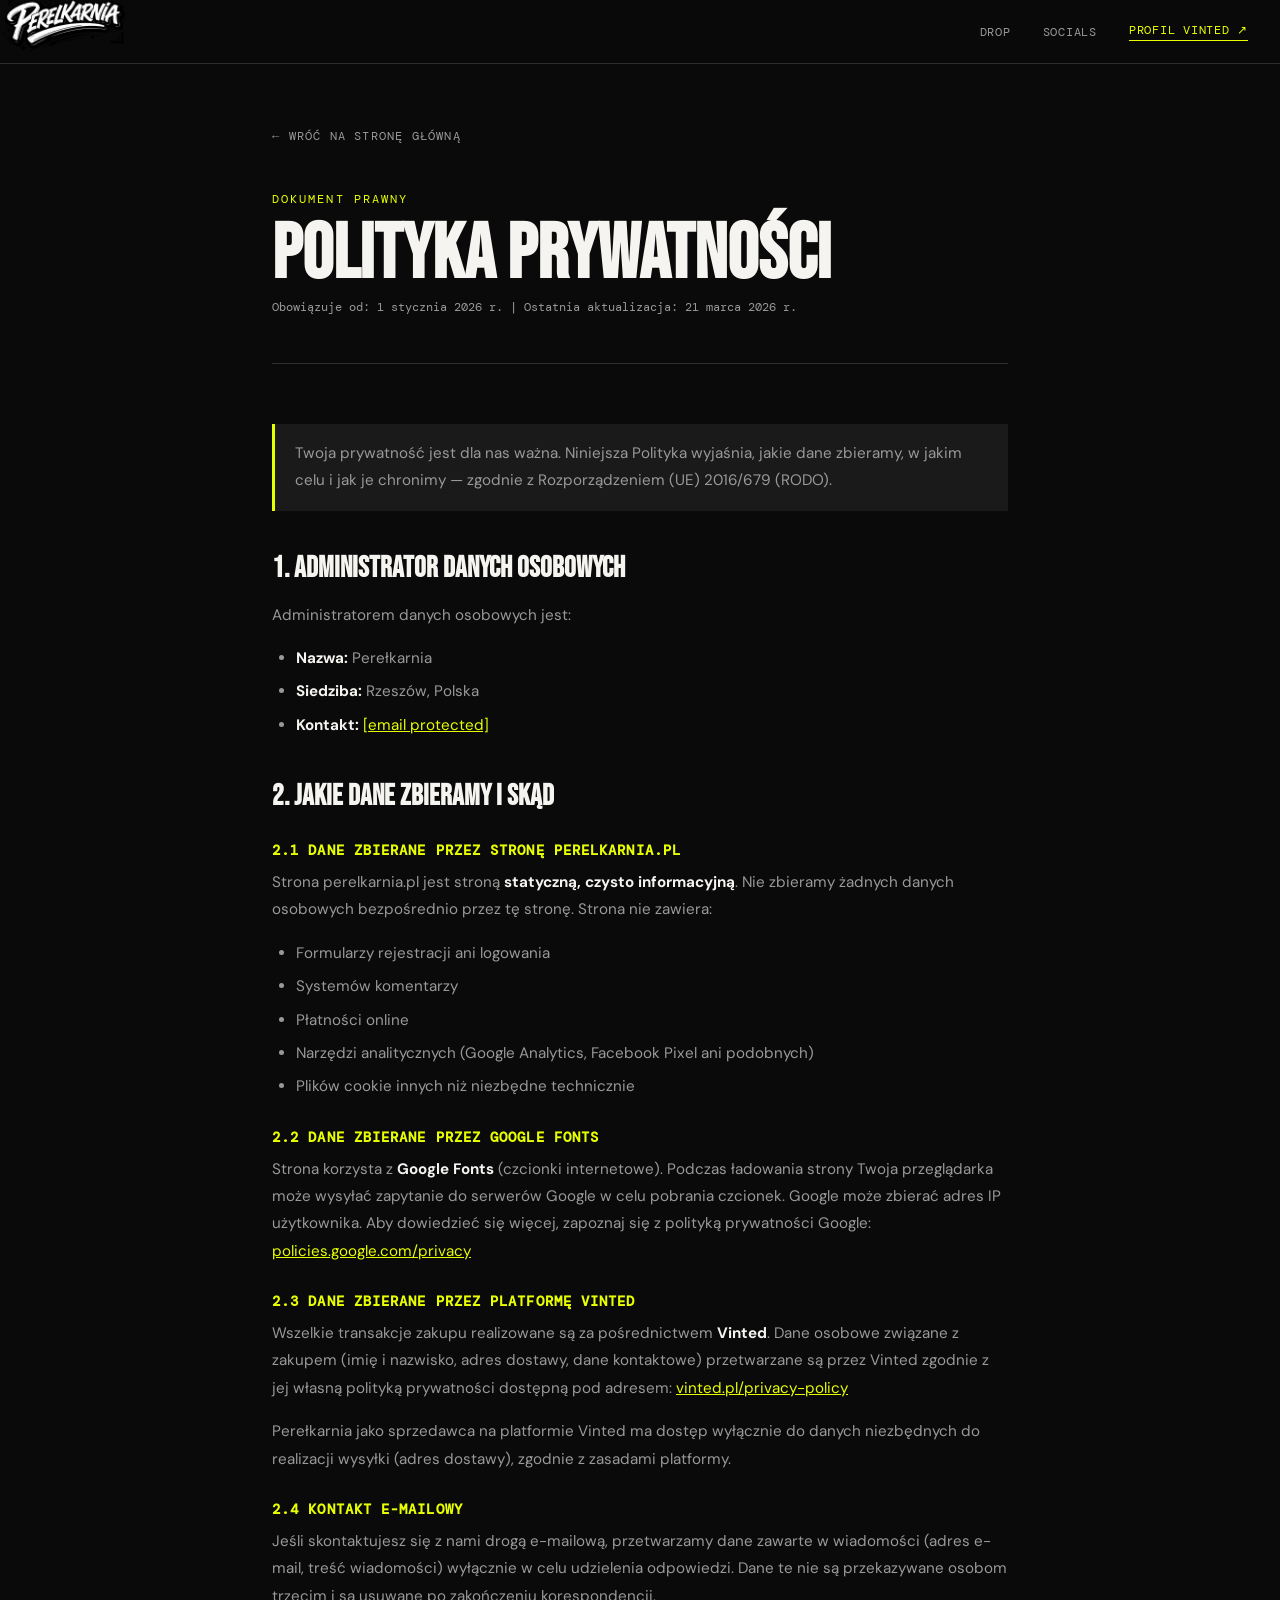
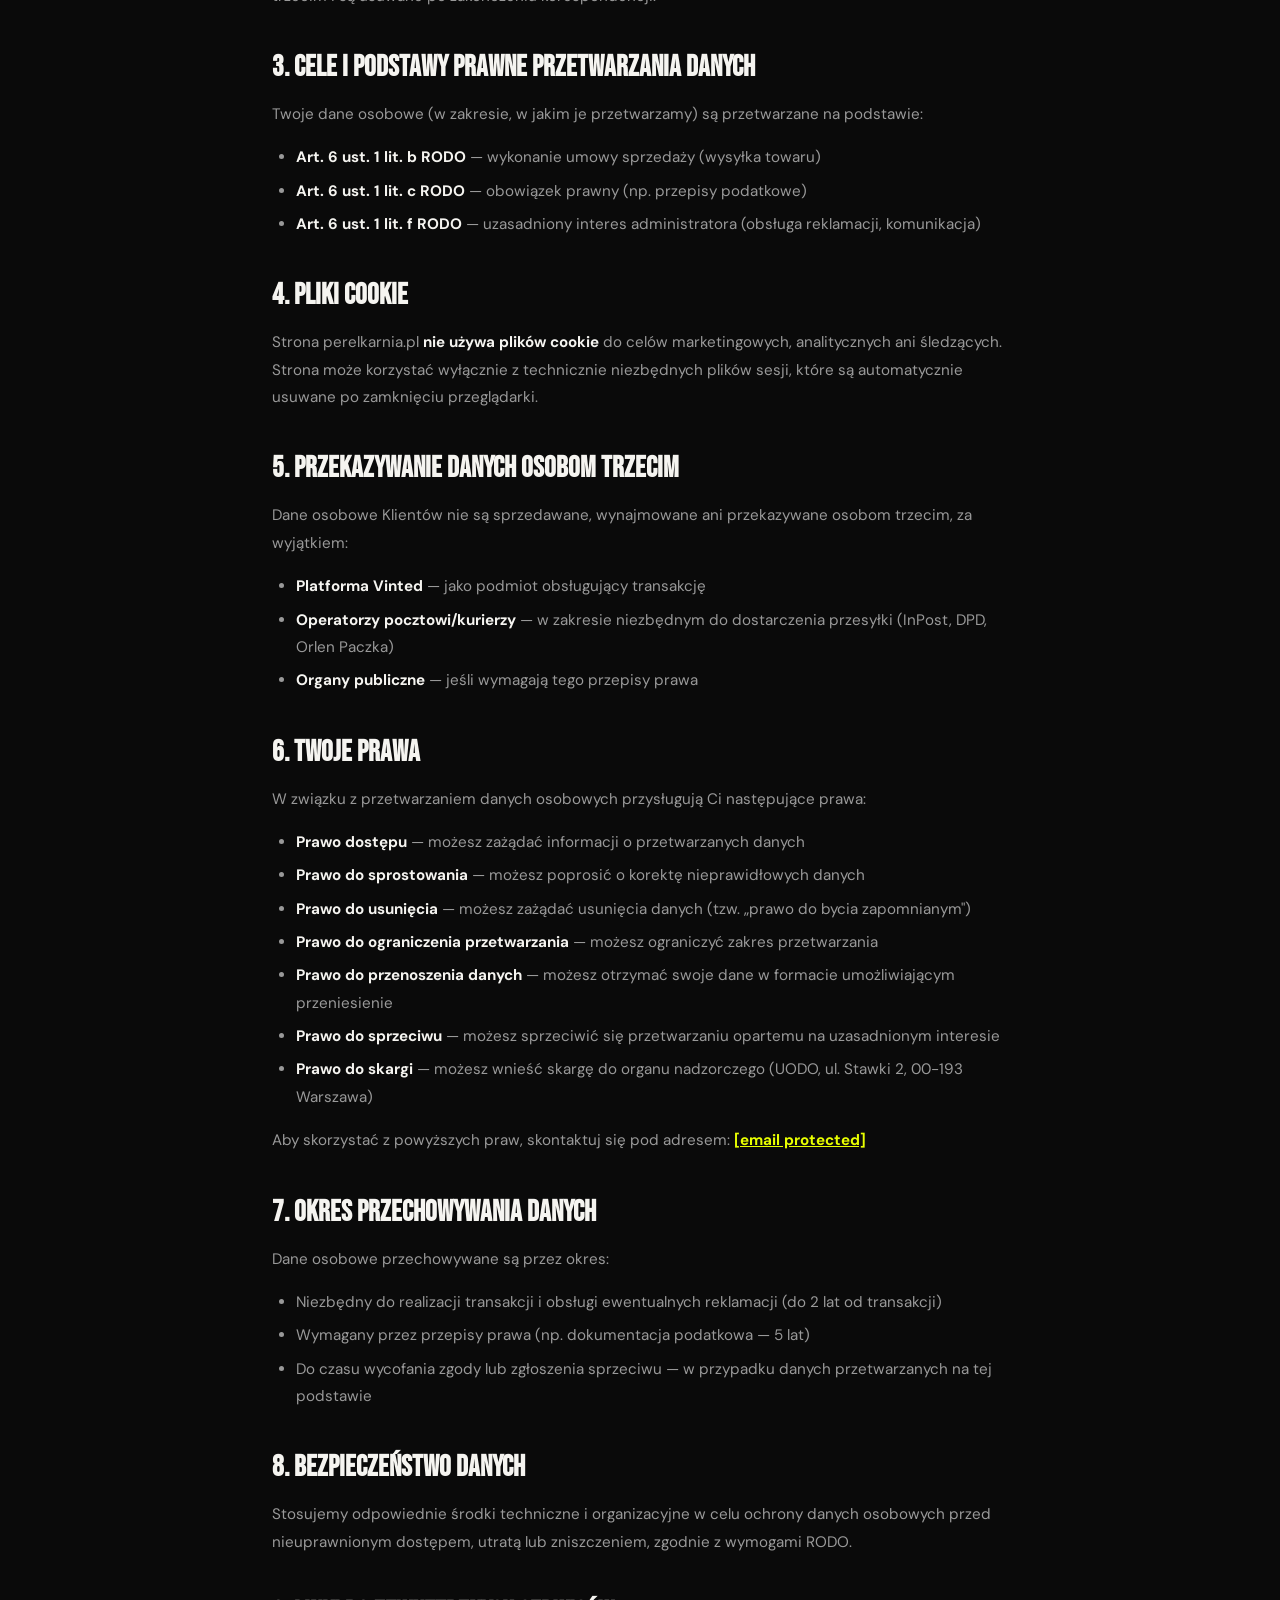
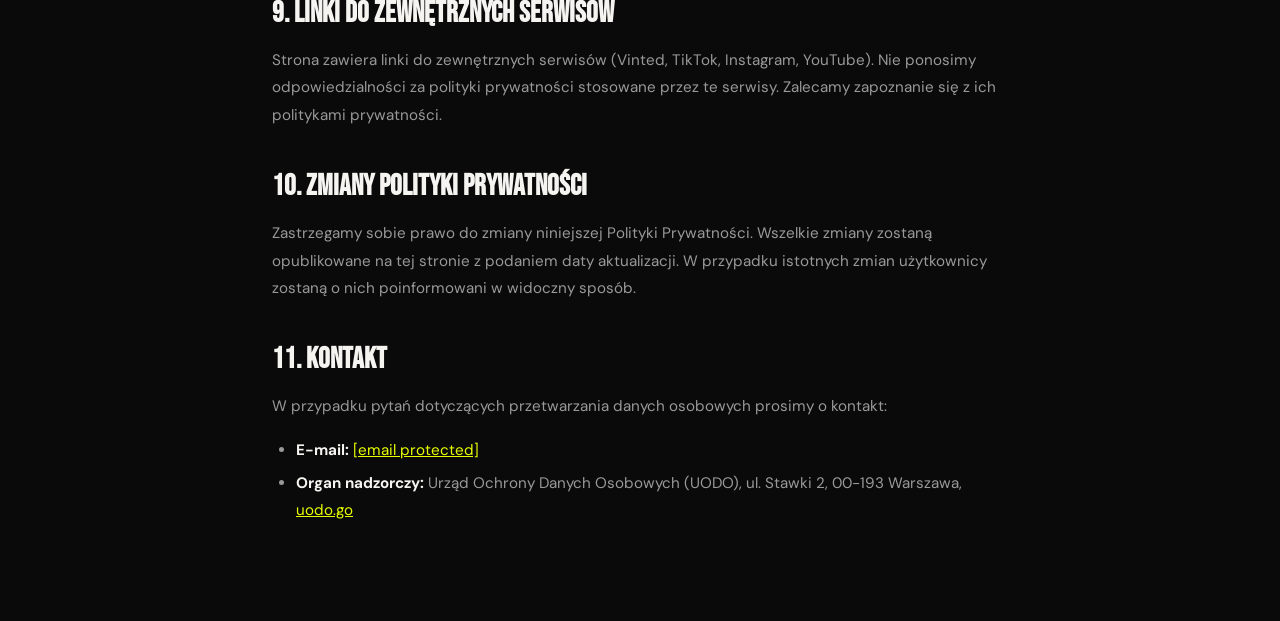
<file: polityka.html>
<!DOCTYPE html>
<html lang="pl">
<head>
  <meta charset="UTF-8" />
  <meta name="viewport" content="width=device-width, initial-scale=1.0" />
  <title>Polityka Prywatności — Perełkarnia</title>
  <link rel="preconnect" href="https://fonts.googleapis.com" />
  <link href="https://fonts.googleapis.com/css2?family=Bebas+Neue&family=DM+Mono:wght@400;500&family=DM+Sans:wght@300;400;500&display=swap" rel="stylesheet" />
  <link rel="stylesheet" href="style.css" />
  <style>
    .legal { max-width: 800px; margin: 0 auto; padding: calc(var(--nav-h) + 60px) 32px 80px; }
    .legal__back { display: inline-flex; align-items: center; gap: 8px; font-family: var(--font-mono); font-size: 0.75rem; letter-spacing: 0.1em; text-transform: uppercase; color: var(--gray-4); margin-bottom: 48px; transition: color 0.2s; }
    .legal__back:hover { color: var(--white); }
    .legal__tag { font-family: var(--font-mono); font-size: 0.72rem; letter-spacing: 0.18em; text-transform: uppercase; color: var(--accent); margin-bottom: 12px; }
    .legal__title { font-family: var(--font-display); font-size: clamp(2.5rem,6vw,5rem); line-height: 0.95; color: var(--white); margin-bottom: 8px; }
    .legal__date { font-family: var(--font-mono); font-size: 0.72rem; color: var(--gray-4); margin-bottom: 48px; }
    .legal__body { border-top: 1px solid var(--gray-2); padding-top: 40px; }
    .legal__body h2 { font-family: var(--font-display); font-size: 1.8rem; color: var(--white); margin: 40px 0 16px; }
    .legal__body h3 { font-family: var(--font-mono); font-size: 0.85rem; letter-spacing: 0.08em; text-transform: uppercase; color: var(--accent); margin: 28px 0 10px; }
    .legal__body p { font-size: 0.95rem; color: var(--gray-4); line-height: 1.8; margin-bottom: 16px; }
    .legal__body ul { padding-left: 24px; margin-bottom: 16px; }
    .legal__body li { font-size: 0.95rem; color: var(--gray-4); line-height: 1.8; margin-bottom: 6px; }
    .legal__body strong { color: var(--white); }
    .legal__body a { color: var(--accent); text-decoration: underline; }
    .legal__body a:hover { opacity: 0.8; }
    .legal__highlight { background: var(--gray-1); border-left: 3px solid var(--accent); padding: 16px 20px; margin: 20px 0; }
    .legal__highlight p { margin: 0; }
  </style>
</head>
<body>
  <nav class="nav scrolled" id="nav">
    <a href="index.html" class="nav__logo"><img src="perelkarnia1.png" alt="perełkarnia"></a>
    <div class="nav__links">
      <a href="index.html#produkty">Drop</a>
      <a href="index.html#social">Socials</a>
      <a href="https://vinted.pl" target="_blank" class="nav__cta">Profil Vinted ↗</a>
    </div>
  </nav>

  <main class="legal">
    <a href="index.html" class="legal__back">← Wróć na stronę główną</a>
    <div class="legal__tag">Dokument prawny</div>
    <h1 class="legal__title">Polityka Prywatności</h1>
    <p class="legal__date">Obowiązuje od: 1 stycznia 2026 r. | Ostatnia aktualizacja: 21 marca 2026 r.</p>

    <div class="legal__body">

      <div class="legal__highlight">
        <p>Twoja prywatność jest dla nas ważna. Niniejsza Polityka wyjaśnia, jakie dane zbieramy, w jakim celu i jak je chronimy — zgodnie z Rozporządzeniem (UE) 2016/679 (RODO).</p>
      </div>

      <h2>1. Administrator danych osobowych</h2>
      <p>Administratorem danych osobowych jest:</p>
      <ul>
        <li><strong>Nazwa:</strong> Perełkarnia</li>
        <li><strong>Siedziba:</strong> Rzeszów, Polska</li>
        <li><strong>Kontakt:</strong> <a href="/cdn-cgi/l/email-protection" class="__cf_email__" data-cfemail="c1aaaeafb5a0aab581b1a4b3a4adaaa0b3afa8a0efb1ad">[email&#160;protected]</a></li>
      </ul>

      <h2>2. Jakie dane zbieramy i skąd</h2>

      <h3>2.1 Dane zbierane przez stronę perelkarnia.pl</h3>
      <p>Strona perelkarnia.pl jest stroną <strong>statyczną, czysto informacyjną</strong>. Nie zbieramy żadnych danych osobowych bezpośrednio przez tę stronę. Strona nie zawiera:</p>
      <ul>
        <li>Formularzy rejestracji ani logowania</li>
        <li>Systemów komentarzy</li>
        <li>Płatności online</li>
        <li>Narzędzi analitycznych (Google Analytics, Facebook Pixel ani podobnych)</li>
        <li>Plików cookie innych niż niezbędne technicznie</li>
      </ul>

      <h3>2.2 Dane zbierane przez Google Fonts</h3>
      <p>Strona korzysta z <strong>Google Fonts</strong> (czcionki internetowe). Podczas ładowania strony Twoja przeglądarka może wysyłać zapytanie do serwerów Google w celu pobrania czcionek. Google może zbierać adres IP użytkownika. Aby dowiedzieć się więcej, zapoznaj się z polityką prywatności Google: <a href="https://policies.google.com/privacy" target="_blank" rel="noopener">policies.google.com/privacy</a></p>

      <h3>2.3 Dane zbierane przez platformę Vinted</h3>
      <p>Wszelkie transakcje zakupu realizowane są za pośrednictwem <strong>Vinted</strong>. Dane osobowe związane z zakupem (imię i nazwisko, adres dostawy, dane kontaktowe) przetwarzane są przez Vinted zgodnie z jej własną polityką prywatności dostępną pod adresem: <a href="https://www.vinted.pl/privacy-policy" target="_blank" rel="noopener">vinted.pl/privacy-policy</a></p>
      <p>Perełkarnia jako sprzedawca na platformie Vinted ma dostęp wyłącznie do danych niezbędnych do realizacji wysyłki (adres dostawy), zgodnie z zasadami platformy.</p>

      <h3>2.4 Kontakt e-mailowy</h3>
      <p>Jeśli skontaktujesz się z nami drogą e-mailową, przetwarzamy dane zawarte w wiadomości (adres e-mail, treść wiadomości) wyłącznie w celu udzielenia odpowiedzi. Dane te nie są przekazywane osobom trzecim i są usuwane po zakończeniu korespondencji.</p>

      <h2>3. Cele i podstawy prawne przetwarzania danych</h2>
      <p>Twoje dane osobowe (w zakresie, w jakim je przetwarzamy) są przetwarzane na podstawie:</p>
      <ul>
        <li><strong>Art. 6 ust. 1 lit. b RODO</strong> — wykonanie umowy sprzedaży (wysyłka towaru)</li>
        <li><strong>Art. 6 ust. 1 lit. c RODO</strong> — obowiązek prawny (np. przepisy podatkowe)</li>
        <li><strong>Art. 6 ust. 1 lit. f RODO</strong> — uzasadniony interes administratora (obsługa reklamacji, komunikacja)</li>
      </ul>

      <h2>4. Pliki cookie</h2>
      <p>Strona perelkarnia.pl <strong>nie używa plików cookie</strong> do celów marketingowych, analitycznych ani śledzących. Strona może korzystać wyłącznie z technicznie niezbędnych plików sesji, które są automatycznie usuwane po zamknięciu przeglądarki.</p>

      <h2>5. Przekazywanie danych osobom trzecim</h2>
      <p>Dane osobowe Klientów nie są sprzedawane, wynajmowane ani przekazywane osobom trzecim, za wyjątkiem:</p>
      <ul>
        <li><strong>Platforma Vinted</strong> — jako podmiot obsługujący transakcję</li>
        <li><strong>Operatorzy pocztowi/kurierzy</strong> — w zakresie niezbędnym do dostarczenia przesyłki (InPost, DPD, Orlen Paczka)</li>
        <li><strong>Organy publiczne</strong> — jeśli wymagają tego przepisy prawa</li>
      </ul>

      <h2>6. Twoje prawa</h2>
      <p>W związku z przetwarzaniem danych osobowych przysługują Ci następujące prawa:</p>
      <ul>
        <li><strong>Prawo dostępu</strong> — możesz zażądać informacji o przetwarzanych danych</li>
        <li><strong>Prawo do sprostowania</strong> — możesz poprosić o korektę nieprawidłowych danych</li>
        <li><strong>Prawo do usunięcia</strong> — możesz zażądać usunięcia danych (tzw. „prawo do bycia zapomnianym")</li>
        <li><strong>Prawo do ograniczenia przetwarzania</strong> — możesz ograniczyć zakres przetwarzania</li>
        <li><strong>Prawo do przenoszenia danych</strong> — możesz otrzymać swoje dane w formacie umożliwiającym przeniesienie</li>
        <li><strong>Prawo do sprzeciwu</strong> — możesz sprzeciwić się przetwarzaniu opartemu na uzasadnionym interesie</li>
        <li><strong>Prawo do skargi</strong> — możesz wnieść skargę do organu nadzorczego (UODO, ul. Stawki 2, 00-193 Warszawa)</li>
      </ul>
      <p>Aby skorzystać z powyższych praw, skontaktuj się pod adresem: <strong><a href="/cdn-cgi/l/email-protection" class="__cf_email__" data-cfemail="197276776d78726d59697c6b7c7572786b777078376975">[email&#160;protected]</a></strong></p>

      <h2>7. Okres przechowywania danych</h2>
      <p>Dane osobowe przechowywane są przez okres:</p>
      <ul>
        <li>Niezbędny do realizacji transakcji i obsługi ewentualnych reklamacji (do 2 lat od transakcji)</li>
        <li>Wymagany przez przepisy prawa (np. dokumentacja podatkowa — 5 lat)</li>
        <li>Do czasu wycofania zgody lub zgłoszenia sprzeciwu — w przypadku danych przetwarzanych na tej podstawie</li>
      </ul>

      <h2>8. Bezpieczeństwo danych</h2>
      <p>Stosujemy odpowiednie środki techniczne i organizacyjne w celu ochrony danych osobowych przed nieuprawnionym dostępem, utratą lub zniszczeniem, zgodnie z wymogami RODO.</p>

      <h2>9. Linki do zewnętrznych serwisów</h2>
      <p>Strona zawiera linki do zewnętrznych serwisów (Vinted, TikTok, Instagram, YouTube). Nie ponosimy odpowiedzialności za polityki prywatności stosowane przez te serwisy. Zalecamy zapoznanie się z ich politykami prywatności.</p>

      <h2>10. Zmiany polityki prywatności</h2>
      <p>Zastrzegamy sobie prawo do zmiany niniejszej Polityki Prywatności. Wszelkie zmiany zostaną opublikowane na tej stronie z podaniem daty aktualizacji. W przypadku istotnych zmian użytkownicy zostaną o nich poinformowani w widoczny sposób.</p>

      <h2>11. Kontakt</h2>
      <p>W przypadku pytań dotyczących przetwarzania danych osobowych prosimy o kontakt:</p>
      <ul>
        <li><strong>E-mail:</strong> <a href="/cdn-cgi/l/email-protection" class="__cf_email__" data-cfemail="167d797862777d6256667364737a7d7764787f7738667a">[email&#160;protected]</a></li>
        <li><strong>Organ nadzorczy:</strong> Urząd Ochrony Danych Osobowych (UODO), ul. Stawki 2, 00-193 Warszawa, <a href="https://uodo.gov.pl" target="_blank" rel="noopener">uodo.go
</file>
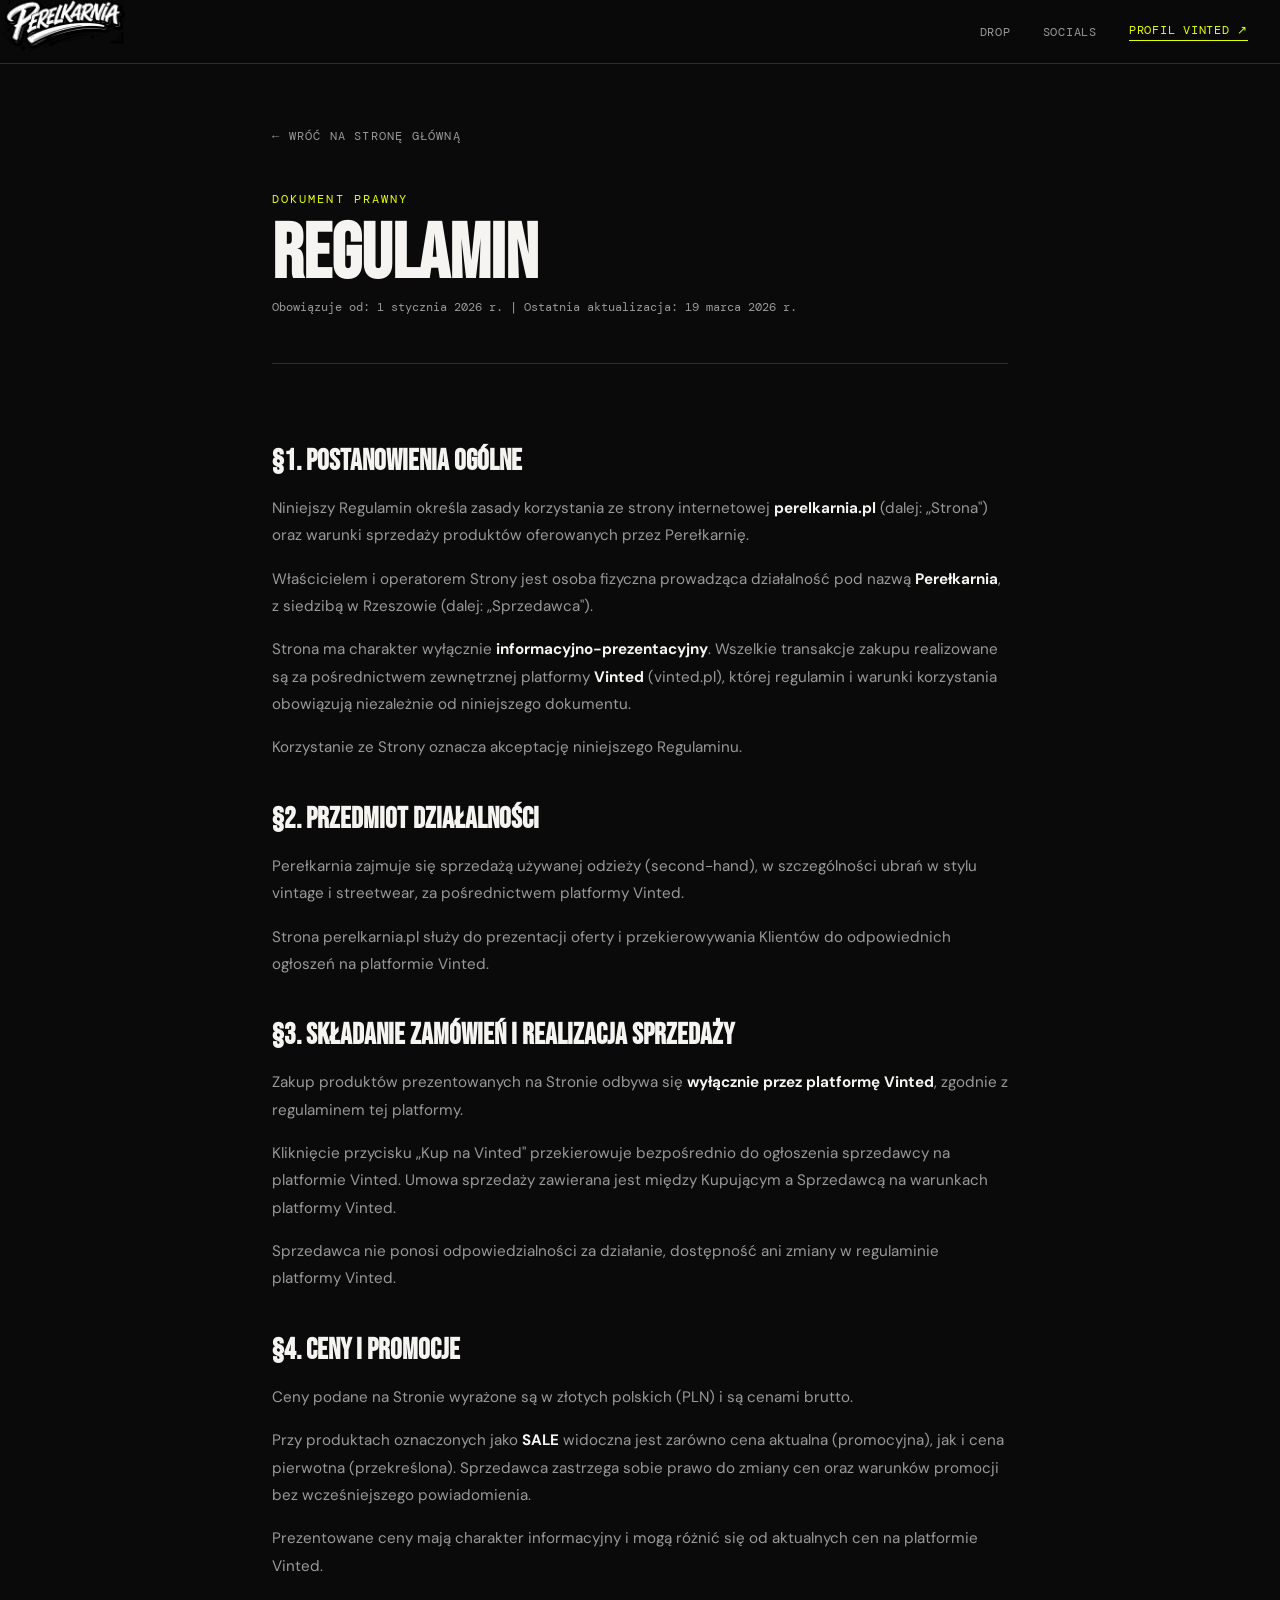
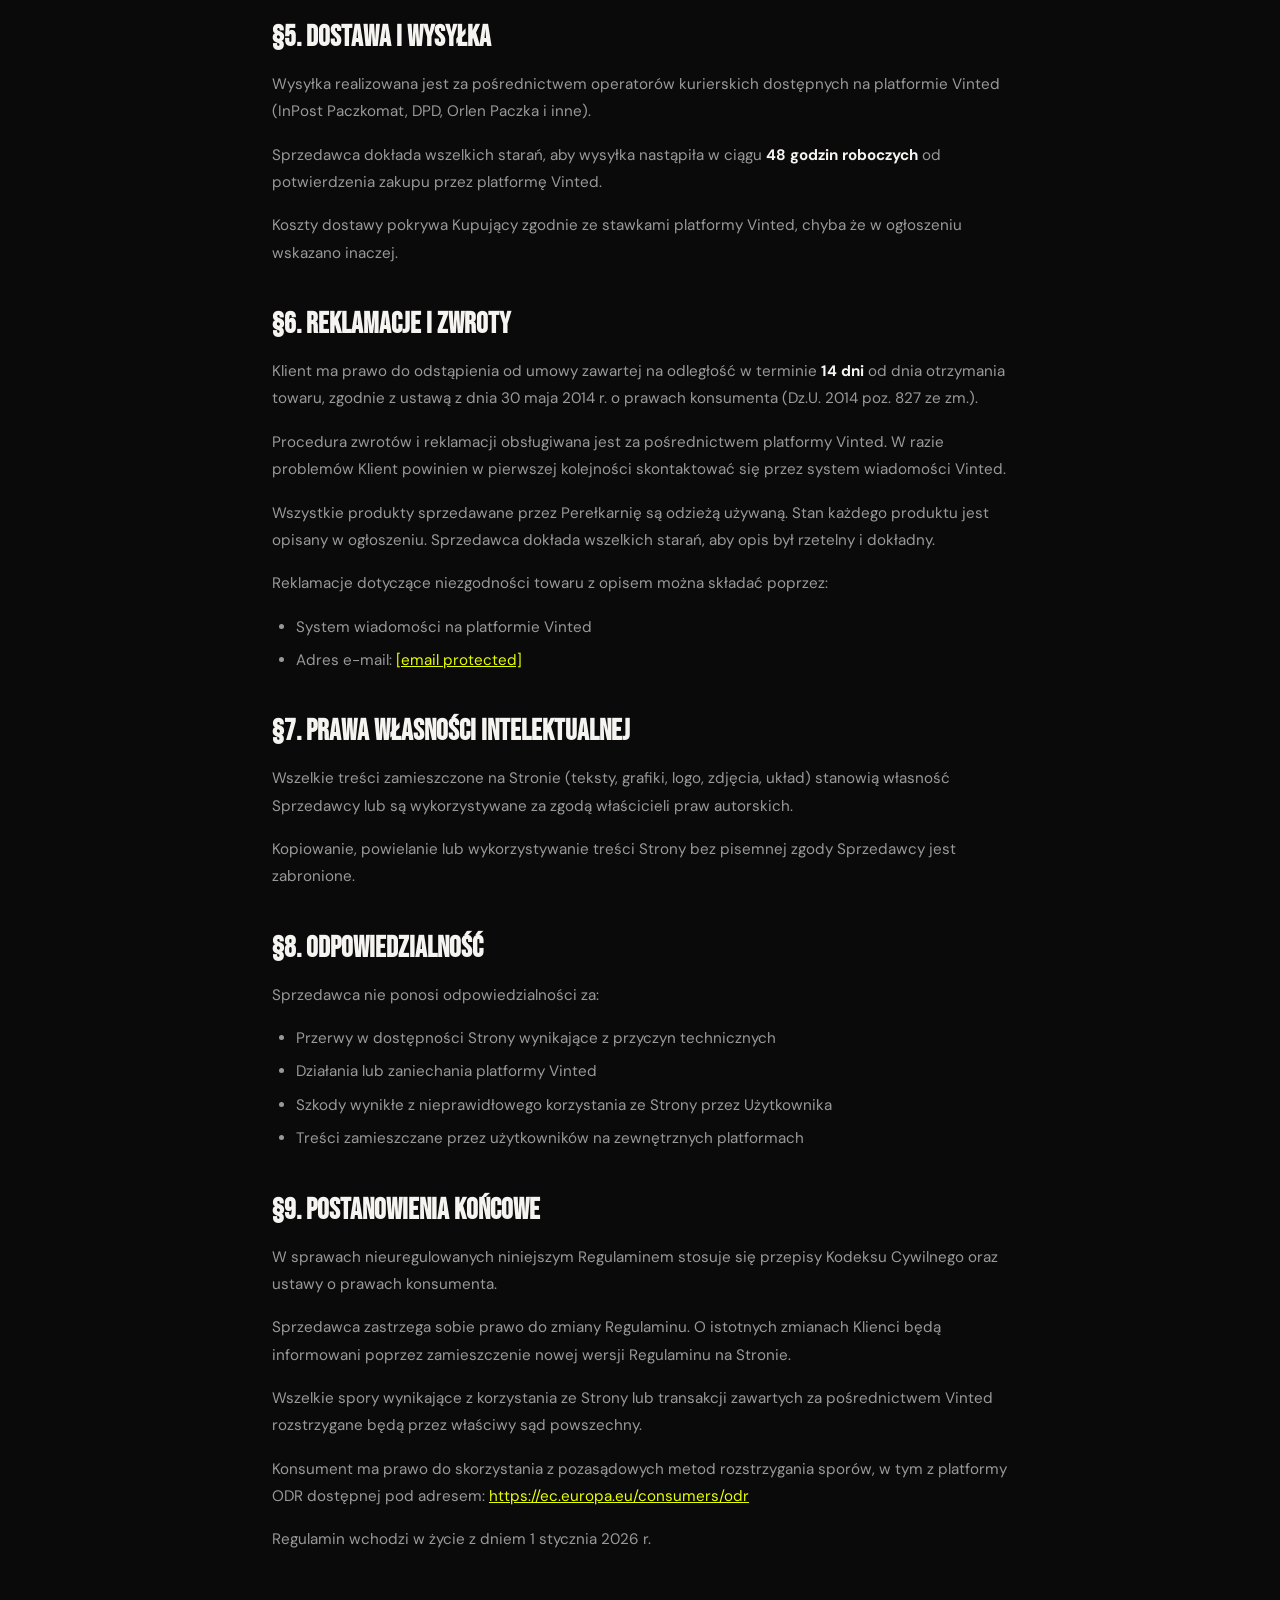
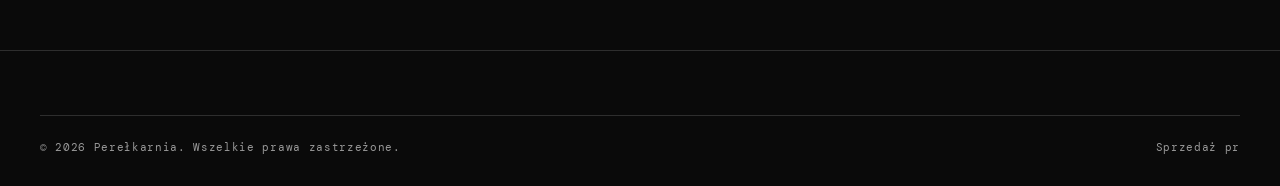
<file: regulamin.html>
<!DOCTYPE html>
<html lang="pl">
<head>
  <meta charset="UTF-8" />
  <meta name="viewport" content="width=device-width, initial-scale=1.0" />
  <title>Regulamin — Perełkarnia</title>
  <link rel="preconnect" href="https://fonts.googleapis.com" />
  <link href="https://fonts.googleapis.com/css2?family=Bebas+Neue&family=DM+Mono:wght@400;500&family=DM+Sans:wght@300;400;500&display=swap" rel="stylesheet" />
  <link rel="stylesheet" href="style.css" />
  <style>
    .legal { max-width: 800px; margin: 0 auto; padding: calc(var(--nav-h) + 60px) 32px 80px; }
    .legal__back { display: inline-flex; align-items: center; gap: 8px; font-family: var(--font-mono); font-size: 0.75rem; letter-spacing: 0.1em; text-transform: uppercase; color: var(--gray-4); margin-bottom: 48px; transition: color 0.2s; }
    .legal__back:hover { color: var(--white); }
    .legal__tag { font-family: var(--font-mono); font-size: 0.72rem; letter-spacing: 0.18em; text-transform: uppercase; color: var(--accent); margin-bottom: 12px; }
    .legal__title { font-family: var(--font-display); font-size: clamp(2.5rem,6vw,5rem); line-height: 0.95; color: var(--white); margin-bottom: 8px; }
    .legal__date { font-family: var(--font-mono); font-size: 0.72rem; color: var(--gray-4); margin-bottom: 48px; }
    .legal__body { border-top: 1px solid var(--gray-2); padding-top: 40px; }
    .legal__body h2 { font-family: var(--font-display); font-size: 1.8rem; color: var(--white); margin: 40px 0 16px; }
    .legal__body h3 { font-family: var(--font-mono); font-size: 0.85rem; letter-spacing: 0.08em; text-transform: uppercase; color: var(--accent); margin: 28px 0 10px; }
    .legal__body p { font-size: 0.95rem; color: var(--gray-4); line-height: 1.8; margin-bottom: 16px; }
    .legal__body ul { padding-left: 24px; margin-bottom: 16px; }
    .legal__body li { font-size: 0.95rem; color: var(--gray-4); line-height: 1.8; margin-bottom: 6px; }
    .legal__body strong { color: var(--white); }
    .legal__body a { color: var(--accent); text-decoration: underline; }
    .legal__body a:hover { opacity: 0.8; }
  </style>
</head>
<body>
  <nav class="nav scrolled" id="nav">
    <a href="index.html" class="nav__logo"><img src="perelkarnia1.png" alt="perełkarnia"></a>
    <div class="nav__links">
      <a href="index.html#produkty">Drop</a>
      <a href="index.html#social">Socials</a>
      <a href="https://vinted.pl" target="_blank" class="nav__cta">Profil Vinted ↗</a>
    </div>
  </nav>

  <main class="legal">
    <a href="index.html" class="legal__back">← Wróć na stronę główną</a>
    <div class="legal__tag">Dokument prawny</div>
    <h1 class="legal__title">Regulamin</h1>
    <p class="legal__date">Obowiązuje od: 1 stycznia 2026 r. | Ostatnia aktualizacja: 19 marca 2026 r.</p>

    <div class="legal__body">

      <h2>§1. Postanowienia ogólne</h2>
      <p>Niniejszy Regulamin określa zasady korzystania ze strony internetowej <strong>perelkarnia.pl</strong> (dalej: „Strona") oraz warunki sprzedaży produktów oferowanych przez Perełkarnię.</p>
      <p>Właścicielem i operatorem Strony jest osoba fizyczna prowadząca działalność pod nazwą <strong>Perełkarnia</strong>, z siedzibą w Rzeszowie (dalej: „Sprzedawca").</p>
      <p>Strona ma charakter wyłącznie <strong>informacyjno-prezentacyjny</strong>. Wszelkie transakcje zakupu realizowane są za pośrednictwem zewnętrznej platformy <strong>Vinted</strong> (vinted.pl), której regulamin i warunki korzystania obowiązują niezależnie od niniejszego dokumentu.</p>
      <p>Korzystanie ze Strony oznacza akceptację niniejszego Regulaminu.</p>

      <h2>§2. Przedmiot działalności</h2>
      <p>Perełkarnia zajmuje się sprzedażą używanej odzieży (second-hand), w szczególności ubrań w stylu vintage i streetwear, za pośrednictwem platformy Vinted.</p>
      <p>Strona perelkarnia.pl służy do prezentacji oferty i przekierowywania Klientów do odpowiednich ogłoszeń na platformie Vinted.</p>

      <h2>§3. Składanie zamówień i realizacja sprzedaży</h2>
      <p>Zakup produktów prezentowanych na Stronie odbywa się <strong>wyłącznie przez platformę Vinted</strong>, zgodnie z regulaminem tej platformy.</p>
      <p>Kliknięcie przycisku „Kup na Vinted" przekierowuje bezpośrednio do ogłoszenia sprzedawcy na platformie Vinted. Umowa sprzedaży zawierana jest między Kupującym a Sprzedawcą na warunkach platformy Vinted.</p>
      <p>Sprzedawca nie ponosi odpowiedzialności za działanie, dostępność ani zmiany w regulaminie platformy Vinted.</p>

      <h2>§4. Ceny i promocje</h2>
      <p>Ceny podane na Stronie wyrażone są w złotych polskich (PLN) i są cenami brutto.</p>
      <p>Przy produktach oznaczonych jako <strong>SALE</strong> widoczna jest zarówno cena aktualna (promocyjna), jak i cena pierwotna (przekreślona). Sprzedawca zastrzega sobie prawo do zmiany cen oraz warunków promocji bez wcześniejszego powiadomienia.</p>
      <p>Prezentowane ceny mają charakter informacyjny i mogą różnić się od aktualnych cen na platformie Vinted.</p>

      <h2>§5. Dostawa i wysyłka</h2>
      <p>Wysyłka realizowana jest za pośrednictwem operatorów kurierskich dostępnych na platformie Vinted (InPost Paczkomat, DPD, Orlen Paczka i inne).</p>
      <p>Sprzedawca dokłada wszelkich starań, aby wysyłka nastąpiła w ciągu <strong>48 godzin roboczych</strong> od potwierdzenia zakupu przez platformę Vinted.</p>
      <p>Koszty dostawy pokrywa Kupujący zgodnie ze stawkami platformy Vinted, chyba że w ogłoszeniu wskazano inaczej.</p>

      <h2>§6. Reklamacje i zwroty</h2>
      <p>Klient ma prawo do odstąpienia od umowy zawartej na odległość w terminie <strong>14 dni</strong> od dnia otrzymania towaru, zgodnie z ustawą z dnia 30 maja 2014 r. o prawach konsumenta (Dz.U. 2014 poz. 827 ze zm.).</p>
      <p>Procedura zwrotów i reklamacji obsługiwana jest za pośrednictwem platformy Vinted. W razie problemów Klient powinien w pierwszej kolejności skontaktować się przez system wiadomości Vinted.</p>
      <p>Wszystkie produkty sprzedawane przez Perełkarnię są odzieżą używaną. Stan każdego produktu jest opisany w ogłoszeniu. Sprzedawca dokłada wszelkich starań, aby opis był rzetelny i dokładny.</p>
      <p>Reklamacje dotyczące niezgodności towaru z opisem można składać poprzez:</p>
      <ul>
        <li>System wiadomości na platformie Vinted</li>
        <li>Adres e-mail: <a href="/cdn-cgi/l/email-protection" class="__cf_email__" data-cfemail="bcd7d3d2c8ddd7c8fcccd9ced9d0d7ddced2d5dd92ccd0">[email&#160;protected]</a></li>
      </ul>

      <h2>§7. Prawa własności intelektualnej</h2>
      <p>Wszelkie treści zamieszczone na Stronie (teksty, grafiki, logo, zdjęcia, układ) stanowią własność Sprzedawcy lub są wykorzystywane za zgodą właścicieli praw autorskich.</p>
      <p>Kopiowanie, powielanie lub wykorzystywanie treści Strony bez pisemnej zgody Sprzedawcy jest zabronione.</p>

      <h2>§8. Odpowiedzialność</h2>
      <p>Sprzedawca nie ponosi odpowiedzialności za:</p>
      <ul>
        <li>Przerwy w dostępności Strony wynikające z przyczyn technicznych</li>
        <li>Działania lub zaniechania platformy Vinted</li>
        <li>Szkody wynikłe z nieprawidłowego korzystania ze Strony przez Użytkownika</li>
        <li>Treści zamieszczane przez użytkowników na zewnętrznych platformach</li>
      </ul>

      <h2>§9. Postanowienia końcowe</h2>
      <p>W sprawach nieuregulowanych niniejszym Regulaminem stosuje się przepisy Kodeksu Cywilnego oraz ustawy o prawach konsumenta.</p>
      <p>Sprzedawca zastrzega sobie prawo do zmiany Regulaminu. O istotnych zmianach Klienci będą informowani poprzez zamieszczenie nowej wersji Regulaminu na Stronie.</p>
      <p>Wszelkie spory wynikające z korzystania ze Strony lub transakcji zawartych za pośrednictwem Vinted rozstrzygane będą przez właściwy sąd powszechny.</p>
      <p>Konsument ma prawo do skorzystania z pozasądowych metod rozstrzygania sporów, w tym z platformy ODR dostępnej pod adresem: <a href="https://ec.europa.eu/consumers/odr" target="_blank" rel="noopener">https://ec.europa.eu/consumers/odr</a></p>
      <p>Regulamin wchodzi w życie z dniem 1 stycznia 2026 r.</p>

    </div>
  </main>

  <footer class="footer">
    <div class="footer__inner">
      <div class="footer__bottom">
        <span>© 2026 Perełkarnia. Wszelkie prawa zastrzeżone.</span>
        <span>Sprzedaż pr
</file>
<file: style.css>
/* ═══════════════════════════════════════════════════════════
   PEREŁKARNIA — style.css  v2
   ═══════════════════════════════════════════════════════════ */

:root {
  --black:   #0a0a0a;
  --white:   #f5f4f0;
  --gray-1:  #1a1a1a;
  --gray-2:  #2e2e2e;
  --gray-3:  #555;
  --gray-4:  #999;
  --gray-5:  #ccc;
  --accent:  #e8ff00;
  --accent2: #ff3c3c;
  --font-display: 'Bebas Neue', sans-serif;
  --font-mono:    'DM Mono', monospace;
  --font-body:    'DM Sans', sans-serif;
  --nav-h: 64px;
  --ease-out: cubic-bezier(0.16, 1, 0.3, 1);
}

*, *::before, *::after { box-sizing: border-box; margin: 0; padding: 0; }
html { scroll-behavior: smooth; }
body { font-family: var(--font-body); background: var(--black); color: var(--white); overflow-x: hidden; }
img { display: block; max-width: 100%; }
a { color: inherit; text-decoration: none; }
button { font-family: var(--font-body); cursor: pointer; border: none; background: none; }
select { font-family: var(--font-body); }

::-webkit-scrollbar { width: 4px; }
::-webkit-scrollbar-track { background: var(--black); }
::-webkit-scrollbar-thumb { background: var(--gray-2); border-radius: 2px; }

/* REVEAL */
.reveal { opacity: 0; transform: translateY(28px); transition: opacity 0.7s var(--ease-out), transform 0.7s var(--ease-out); }
.reveal.visible { opacity: 1; transform: none; }

/* BUTTONS */
.btn {
  display: inline-flex; align-items: center; gap: 8px;
  padding: 14px 32px;
  font-family: var(--font-mono); font-size: 0.8rem; letter-spacing: 0.08em; text-transform: uppercase;
  border: 1.5px solid currentColor;
  transition: background 0.2s, color 0.2s, transform 0.15s;
  position: relative; overflow: hidden; z-index: 0;
}
.btn::after { content: ''; position: absolute; inset: 0; background: currentColor; transform: translateX(-101%); transition: transform 0.3s var(--ease-out); z-index: -1; }
.btn:hover::after { transform: translateX(0); }
.btn:hover { color: var(--black); }
.btn:active { transform: scale(0.97); }
.btn--primary { background: var(--accent); color: var(--black); border-color: var(--accent); }
.btn--primary::after { background: var(--white); }

/* ═══ NAV ═══ */
.nav {
  position: fixed; top: 0; left: 0; right: 0; height: var(--nav-h); z-index: 100;
  display: flex; align-items: center; justify-content: space-between; padding: 0 32px;
  transition: background 0.3s, backdrop-filter 0.3s;
}
/* Always show background so logo is readable at top */
.nav { background: rgba(10,10,10,0.85); backdrop-filter: blur(12px); border-bottom: 1px solid rgba(255,255,255,0.06); }
.nav.scrolled { background: rgba(10,10,10,0.95); border-bottom-color: var(--gray-2); }

.nav__links { display: flex; align-items: center; gap: 32px; }
.nav__links a { font-family: var(--font-mono); font-size: 0.78rem; letter-spacing: 0.06em; text-transform: uppercase; color: var(--gray-4); transition: color 0.2s; }
.nav__links a:hover { color: var(--white); }
.nav__cta { color: var(--accent) !important; border-bottom: 1px solid var(--accent); padding-bottom: 2px; }
.nav__burger { display: none; flex-direction: column; gap: 5px; width: 28px; padding: 4px 0; }
.nav__burger span { display: block; height: 1.5px; background: var(--white); transition: transform 0.3s, opacity 0.3s; }
.nav__burger.open span:first-child { transform: translateY(6.5px) rotate(45deg); }
.nav__burger.open span:last-child  { transform: translateY(-6.5px) rotate(-45deg); }

.mobile-menu {
  position: fixed; top: var(--nav-h); left: 0; right: 0;
  background: var(--gray-1); z-index: 99;
  display: flex; flex-direction: column; padding: 24px 32px; gap: 20px;
  border-bottom: 1px solid var(--gray-2);
  transform: translateY(-110%); transition: transform 0.35s var(--ease-out);
}
.mobile-menu.open { transform: translateY(0); }
.mm__link { font-family: var(--font-display); font-size: 2rem; letter-spacing: 0.04em; color: var(--white); transition: color 0.2s; }
.mm__link:hover { color: var(--accent); }

.nav__logo img {
    height: 165px;
    margin-left: -62px;
    margin-top: -15px;
    width: auto;
    max-width: 100%;
    object-fit: contain;
}

/* ═══ HERO ═══ */
.hero {
  position: relative; min-height: 100svh;
  display: flex; flex-direction: column; justify-content: center;
  padding: calc(var(--nav-h) + 40px) 32px 120px; overflow: hidden;
}

/* BG PRODUCT — ghosted image in the corner */
.hero__bg-product {
  position: absolute; right: 0; top: 0; bottom: 0;
  width: 50%; pointer-events: none; z-index: 0;
  overflow: hidden;
}
.hero__bg-product img {
  width: 100%; height: 100%; object-fit: cover;
  opacity: 0.09;
  mask-image: linear-gradient(to left, rgba(0,0,0,0.6) 0%, transparent 100%);
  -webkit-mask-image: linear-gradient(to left, rgba(0,0,0,0.6) 0%, transparent 100%);
  filter: grayscale(100%) contrast(1.2);
  transform: scale(1.05);
  transition: opacity 1.2s ease;
}

.hero__noise {
  position: absolute; inset: 0;
  background-image: url("data:image/svg+xml,%3Csvg viewBox='0 0 200 200' xmlns='http://www.w3.org/2000/svg'%3E%3Cfilter id='n'%3E%3CfeTurbulence type='fractalNoise' baseFrequency='0.65' numOctaves='3' stitchTiles='stitch'/%3E%3C/filter%3E%3Crect width='100%25' height='100%25' filter='url(%23n)' opacity='0.04'/%3E%3C/svg%3E");
  background-size: 200px; pointer-events: none; opacity: 0.6; z-index: 1;
}
.hero::before {
  content: ''; position: absolute; inset: 0; z-index: 1;
  background-image: repeating-linear-gradient(-45deg, transparent, transparent 60px, rgba(255,255,255,0.015) 60px, rgba(255,255,255,0.015) 61px);
  pointer-events: none;
}
.hero__content { position: relative; z-index: 2; }
.hero__stats   { position: relative; z-index: 2; }
.hero__scroll  { position: absolute; left: 32px; bottom: 20px; z-index: 2; display: flex; flex-direction: column; align-items: center; gap: 8px; }

.hero__ticker {
  position: absolute; bottom: 56px; left: 0; right: 0; overflow: hidden;
  border-top: 1px solid var(--gray-2); border-bottom: 1px solid var(--gray-2);
  padding: 10px 0; white-space: nowrap; z-index: 2;
}
.ticker__inner { display: inline-block; animation: ticker 20s linear infinite; }
.ticker__inner span { font-family: var(--font-mono); font-size: 0.72rem; letter-spacing: 0.14em; color: var(--gray-3); margin-right: 32px; text-transform: uppercase; }
@keyframes ticker { from { transform: translateX(0); } to { transform: translateX(-50%); } }

.hero__label { font-family: var(--font-mono); font-size: 0.72rem; letter-spacing: 0.18em; color: var(--gray-4); text-transform: uppercase; margin-bottom: 16px; transition-delay: 0.1s; }
.hero__headline { font-family: var(--font-display); font-size: clamp(5rem, 18vw, 16rem); line-height: 0.9; letter-spacing: -0.01em; color: var(--white); transition-delay: 0.2s; }
.hero__outline { -webkit-text-stroke: 1.5px var(--white); color: transparent; }
.hero__emoji { display: inline-block; font-size: clamp(3rem, 10vw, 9rem); animation: bounce 2.5s ease-in-out infinite; }
@keyframes bounce { 0%,100%{transform:translateY(0) rotate(-5deg)} 50%{transform:translateY(-12px) rotate(5deg)} }
.hero__sub { font-size: 1rem; line-height: 1.7; color: var(--gray-4); max-width: 380px; margin-top: 24px; transition-delay: 0.3s; }
.hero__sub + .btn { margin-top: 32px; transition-delay: 0.4s; }


/* ═══ HERO SHOWCASE SLIDESHOW ═══ */
.hero__showcase-wrap {
  position: absolute; right: 0; top: 0; bottom: 0;
  width: 46%; pointer-events: all; z-index: 2;
  display: flex; flex-direction: column; align-items: center; justify-content: center; gap: 14px;
}
.showcase__inner {
  position: relative; width: 100%; height: 82vh; max-height: 720px;
  cursor: pointer; overflow: hidden;
}
.showcase__slide {
  position: absolute; inset: 0;
  opacity: 0; transition: opacity 0.95s ease;
  pointer-events: none;
}
.showcase__slide.active { opacity: 1; pointer-events: all; }
.showcase__img { width: 100%; height: 100%; object-fit: cover; display: block; }

/* Gradient fades — left edge & top edge blend into black, bottom overlay for info */
.showcase__fade-top {
  position: absolute; top: 0; left: 0; right: 0; height: 180px;
  background: linear-gradient(to bottom, var(--black) 0%, transparent 100%);
  pointer-events: none; z-index: 3;
}
.showcase__fade-bottom {
  position: absolute; bottom: 0; left: 0; right: 0; height: 220px;
  background: linear-gradient(to top, rgba(10,10,10,0.97) 20%, rgba(10,10,10,0.5) 65%, transparent 100%);
  pointer-events: none; z-index: 3;
}
/* Left side fade — blends into the left hero content */
.showcase__inner::before {
  content: ''; position: absolute; top: 0; left: 0; bottom: 0; width: 100px;
  background: linear-gradient(to right, var(--black) 0%, transparent 100%);
  pointer-events: none; z-index: 4;
}
.showcase__info {
  position: absolute; bottom: 0; left: 0; right: 0; padding: 24px 28px;
  z-index: 5; pointer-events: none;
}
.showcase__brand {
  font-family: var(--font-mono); font-size: 0.65rem; letter-spacing: 0.2em;
  text-transform: uppercase; color: var(--accent); margin-bottom: 4px;
}
.showcase__name {
  font-family: var(--font-display); font-size: clamp(1.6rem, 2.8vw, 2.4rem);
  color: var(--white); line-height: 1; margin-bottom: 6px;
}
.showcase__price {
  font-family: var(--font-display); font-size: clamp(2rem, 3.5vw, 3rem);
  color: var(--accent); line-height: 1;
}
.showcase__dots { display: flex; gap: 8px; z-index: 6; }
.showcase__dot {
  width: 28px; height: 3px; background: var(--gray-3); border: none; cursor: pointer;
  transition: background 0.3s, width 0.35s var(--ease-out); padding: 0; border-radius: 2px;
}
.showcase__dot.active { background: var(--accent); width: 52px; }


@media (max-width: 860px) { .hero__showcase-wrap { display: none; } .hero__content { max-width: 100%; } }

/* ═══ TRUST ═══ */
.trust { background: var(--accent); color: var(--black); overflow: hidden; }
.trust__bar { display: flex; align-items: center; justify-content: center; flex-wrap: wrap; padding: 14px 24px; }
.trust__item { font-family: var(--font-mono); font-size: 0.75rem; letter-spacing: 0.06em; text-transform: uppercase; display: flex; align-items: center; gap: 6px; padding: 4px 16px; }
.trust__sep { color: rgba(0,0,0,0.3); font-size: 1.2rem; line-height: 1; }
.trust__icon { font-size: 0.9rem; }

/* ═══ PRODUCTS ═══ */
.products { padding: 80px 32px 100px; max-width: 1400px; margin: 0 auto; }
.products__label { font-family: var(--font-mono); font-size: 0.72rem; letter-spacing: 0.18em; color: var(--accent); text-transform: uppercase; margin-bottom: 12px; transition-delay: 0.05s; }
.products__title { font-family: var(--font-display); font-size: clamp(2.8rem, 6vw, 5rem); line-height: 0.95; color: var(--white); transition-delay: 0.1s; }

.products__controls { display: flex; align-items: center; justify-content: space-between; flex-wrap: wrap; gap: 16px; margin-bottom: 40px; transition-delay: 0.15s; }
.filter__group { display: flex; gap: 8px; flex-wrap: wrap; }
.filter__btn {
  font-family: var(--font-mono); font-size: 0.72rem; letter-spacing: 0.08em; text-transform: uppercase;
  padding: 8px 16px; border: 1px solid var(--gray-2); color: var(--gray-4); background: transparent;
  transition: border-color 0.2s, color 0.2s, background 0.2s; border-radius: 2px; cursor: pointer;
}
.filter__btn:hover { border-color: var(--gray-4); color: var(--white); }
.filter__btn.active { background: var(--white); color: var(--black); border-color: var(--white); }
.filter__btn--sale { border-color: var(--accent2); color: var(--accent2); }
.filter__btn--sale:hover, .filter__btn--sale.active { background: var(--accent2); color: var(--white); border-color: var(--accent2); }

.sort__group { display: flex; align-items: center; gap: 12px; flex-wrap: wrap; }
.sort__select {
  font-family: var(--font-mono); font-size: 0.72rem; letter-spacing: 0.06em; color: var(--gray-4);
  background: transparent; border: 1px solid var(--gray-2); padding: 8px 32px 8px 12px;
  appearance: none; -webkit-appearance: none; cursor: pointer; border-radius: 2px;
  background-image: url("data:image/svg+xml,%3Csvg xmlns='http://www.w3.org/2000/svg' width='12' height='8' viewBox='0 0 12 8'%3E%3Cpath d='M1 1l5 5 5-5' stroke='%23999' stroke-width='1.5' fill='none' stroke-linecap='round'/%3E%3C/svg%3E");
  background-repeat: no-repeat; background-position: right 10px center;
}
.sort__select:focus { outline: none; border-color: var(--gray-4); }
.sort__select option { background: var(--gray-1); color: var(--white); }

/* PRICE RANGE */
.price-range { display: flex; align-items: center; gap: 6px; }
.price-range__label { font-family: var(--font-mono); font-size: 0.7rem; letter-spacing: 0.08em; color: var(--gray-4); text-transform: uppercase; }
.price-range__input {
  width: 72px; font-family: var(--font-mono); font-size: 0.75rem; color: var(--white);
  background: var(--gray-1); border: 1px solid var(--gray-2); padding: 7px 10px;
  border-radius: 2px; outline: none;
}
.price-range__input:focus { border-color: var(--gray-4); }
.price-range__input::placeholder { color: var(--gray-4); }
/* Hide number spinners */
.price-range__input::-webkit-inner-spin-button,
.price-range__input::-webkit-outer-spin-button { -webkit-appearance: none; }
.price-range__sep { color: var(--gray-4); font-size: 0.9rem; }
.price-range__btn {
  font-family: var(--font-mono); font-size: 0.7rem; letter-spacing: 0.08em; text-transform: uppercase;
  padding: 7px 14px; background: var(--accent); color: var(--black); border-radius: 2px;
  transition: opacity 0.2s;
}
.price-range__btn:hover { opacity: 0.85; }

/* GRID */
.products__grid { display: grid; grid-template-columns: repeat(4, 1fr); gap: 2px; }
.products__empty { text-align: center; padding: 80px 20px; color: var(--gray-4); font-family: var(--font-mono); font-size: 0.85rem; line-height: 1.8; }

/* PRODUCT CARD */
.product-card {
  position: relative; background: var(--gray-1);
  display: flex; flex-direction: column; overflow: hidden; cursor: pointer;
  animation: cardIn 0.5s var(--ease-out) both;
}
@keyframes cardIn { from{opacity:0;transform:translateY(16px)} to{opacity:1;transform:none} }

.product-card__img-wrap { position: relative; aspect-ratio: 3/4; overflow: hidden; background: var(--gray-2); }
.product-card__img { width: 100%; height: 100%; object-fit: cover; transition: transform 0.6s var(--ease-out); }
.product-card:hover .product-card__img { transform: scale(1.07); }

.product-card__badge {
  position: absolute; top: 12px; left: 12px;
  font-family: var(--font-mono); font-size: 0.62rem; letter-spacing: 0.1em; text-transform: uppercase;
  padding: 4px 8px; z-index: 2;
}
.badge--new  { background: var(--accent); color: var(--black); }
.badge--sold { background: var(--accent2); color: var(--white); }
.badge--hot  { background: var(--black); color: var(--accent); border: 1px solid var(--accent); }
.badge--sale { background: var(--accent2); color: var(--white); }

.product-card__zoom-hint {
  position: absolute; bottom: 12px; right: 12px;
  width: 36px; height: 36px; background: rgba(0,0,0,0.7); backdrop-filter: blur(4px);
  border-radius: 50%; display: flex; align-items: center; justify-content: center;
  font-size: 0.9rem; opacity: 0; transition: opacity 0.25s; pointer-events: none; z-index: 2;
}
.product-card:hover .product-card__zoom-hint { opacity: 1; }

.product-card__info { padding: 16px; display: flex; flex-direction: column; gap: 6px; flex: 1; }
.product-card__cat { font-family: var(--font-mono); font-size: 0.62rem; letter-spacing: 0.14em; color: var(--gray-4); text-transform: uppercase; }
.product-card__name { font-size: 0.9rem; font-weight: 500; color: var(--white); line-height: 1.35; }
.product-card__meta { display: flex; gap: 6px; flex-wrap: wrap; margin-top: 2px; }
.product-card__tag { font-family: var(--font-mono); font-size: 0.6rem; letter-spacing: 0.08em; color: var(--gray-4); background: var(--gray-2); padding: 3px 7px; border-radius: 2px; text-transform: uppercase; }

.product-card__footer { display: flex; align-items: center; justify-content: space-between; margin-top: auto; padding-top: 12px; border-top: 1px solid var(--gray-2); }
.product-card__prices { display: flex; flex-direction: column; gap: 2px; }
.product-card__price { font-family: var(--font-display); font-size: 1.6rem; color: var(--white); letter-spacing: 0.02em; line-height: 1; }
.product-card__price--sold { color: var(--gray-4); text-decoration: line-through; }
.product-card__price--sale { color: var(--accent2); }
.product-card__price--original { font-family: var(--font-mono); font-size: 0.78rem; color: var(--gray-4); text-decoration: line-through; line-height: 1; }

.product-card__btn {
  font-family: var(--font-mono); font-size: 0.65rem; letter-spacing: 0.1em; text-transform: uppercase;
  padding: 8px 14px; background: var(--accent); color: var(--black); border-radius: 2px;
  transition: background 0.2s, transform 0.15s; flex-shrink: 0;
}
.product-card__btn:hover { background: var(--white); }
.product-card__btn:active { transform: scale(0.96); }
.product-card__btn--sold { background: var(--gray-2); color: var(--gray-4); cursor: not-allowed; }
.product-card__btn--sold:hover { background: var(--gray-2); }

/* ═══ PRODUCT DETAIL OVERLAY ═══ */
.pdetail {
  position: fixed; inset: 0; z-index: 150; overflow-y: auto;
  background: var(--black);
  opacity: 0; pointer-events: none;
  transition: opacity 0.35s var(--ease-out);
}
.pdetail.open { opacity: 1; pointer-events: all; }

.pdetail__inner { max-width: 1100px; margin: 0 auto; padding: 100px 32px 80px; }

.pdetail__back {
  display: inline-flex; align-items: center; gap: 8px;
  font-family: var(--font-mono); font-size: 0.75rem; letter-spacing: 0.1em; text-transform: uppercase;
  color: var(--gray-4); margin-bottom: 48px; cursor: pointer; background: none; border: none;
  transition: color 0.2s;
}
.pdetail__back:hover { color: var(--white); }

.pdetail__layout { display: grid; grid-template-columns: 1fr 1fr; gap: 64px; align-items: start; }

/* Gallery */
.pdetail__gallery { display: flex; flex-direction: column; gap: 8px; }
.pdetail__main-img {
  position: relative; aspect-ratio: 3/4; overflow: hidden; background: var(--gray-1); cursor: zoom-in;
}
.pdetail__main-img img { width: 100%; height: 100%; object-fit: cover; transition: transform 0.5s var(--ease-out); }
.pdetail__main-img:hover img { transform: scale(1.04); }
.pdetail__thumbs { display: flex; gap: 8px; flex-wrap: wrap; }
.pdetail__thumb {
  width: 72px; height: 72px; overflow: hidden; cursor: pointer;
  border: 2px solid transparent; opacity: 0.6; transition: opacity 0.2s, border-color 0.2s; flex-shrink: 0;
}
.pdetail__thumb.active { border-color: var(--accent); opacity: 1; }
.pdetail__thumb:hover { opacity: 1; }
.pdetail__thumb img { width: 100%; height: 100%; object-fit: cover; }

/* Detail info */
.pdetail__info { display: flex; flex-direction: column; gap: 20px; position: sticky; top: 100px; }
.pdetail__brand { font-family: var(--font-mono); font-size: 0.72rem; letter-spacing: 0.18em; text-transform: uppercase; color: var(--accent); }
.pdetail__name { font-family: var(--font-display); font-size: clamp(2rem, 4vw, 3.2rem); line-height: 0.95; color: var(--white); }
.pdetail__prices { display: flex; align-items: baseline; gap: 12px; }
.pdetail__price { font-family: var(--font-display); font-size: 3rem; color: var(--white); line-height: 1; }
.pdetail__price--sale { color: var(--accent2); }
.pdetail__price--original { font-family: var(--font-display); font-size: 2rem; color: var(--gray-4); text-decoration: line-through; line-height: 1; }
.pdetail__sale-badge { font-family: var(--font-mono); font-size: 0.72rem; letter-spacing: 0.1em; background: var(--accent2); color: var(--white); padding: 4px 10px; text-transform: uppercase; }

.pdetail__divider { border: none; border-top: 1px solid var(--gray-2); }

.pdetail__meta { display: grid; grid-template-columns: 1fr 1fr; gap: 12px; }
.pdetail__meta-item { display: flex; flex-direction: column; gap: 4px; }
.pdetail__meta-key { font-family: var(--font-mono); font-size: 0.65rem; letter-spacing: 0.14em; text-transform: uppercase; color: var(--gray-4); }
.pdetail__meta-val { font-size: 0.9rem; color: var(--white); font-weight: 500; }

.pdetail__tags { display: flex; gap: 6px; flex-wrap: wrap; }
.pdetail__tag { font-family: var(--font-mono); font-size: 0.62rem; letter-spacing: 0.08em; text-transform: uppercase; background: var(--gray-2); color: var(--gray-4); padding: 4px 10px; border-radius: 2px; }

.pdetail__desc { font-size: 0.95rem; color: var(--gray-4); line-height: 1.75; }

.pdetail__cta { display: flex; flex-direction: column; gap: 12px; }
.pdetail__btn {
  display: block; text-align: center; width: 100%;
  font-family: var(--font-mono); font-size: 0.8rem; letter-spacing: 0.1em; text-transform: uppercase;
  padding: 16px; background: var(--accent); color: var(--black);
  transition: background 0.2s, transform 0.15s;
}
.pdetail__btn:hover { background: var(--white); }
.pdetail__btn:active { transform: scale(0.98); }
.pdetail__btn--sold { background: var(--gray-2); color: var(--gray-4); cursor: not-allowed; pointer-events: none; }
.pdetail__bundle-note { font-family: var(--font-mono); font-size: 0.7rem; letter-spacing: 0.06em; color: var(--accent); text-align: center; line-height: 1.5; }

/* ═══ DROP SECTION ═══ */
.drop-section { background: var(--white); color: var(--black); padding: 80px 32px; }
.drop__inner { max-width: 1200px; margin: 0 auto; display: grid; grid-template-columns: 1fr 1fr; gap: 64px; align-items: center; }
.drop__label { font-family: var(--font-mono); font-size: 0.72rem; letter-spacing: 0.18em; color: var(--gray-3); text-transform: uppercase; margin-bottom: 12px; }
.drop__title { font-family: var(--font-display); font-size: clamp(2.8rem, 5vw, 5rem); line-height: 0.95; margin-bottom: 20px; }
.drop__text { font-size: 1rem; line-height: 1.75; color: var(--gray-3); max-width: 400px; margin-bottom: 32px; }
.drop__countdown { background: var(--black); color: var(--white); padding: 40px; }
.drop__countdown-label { font-family: var(--font-mono); font-size: 0.72rem; letter-spacing: 0.14em; color: var(--gray-4); text-transform: uppercase; margin-bottom: 24px; }
.countdown__grid { display: flex; align-items: center; gap: 8px; }
.countdown__unit { display: flex; flex-direction: column; align-items: center; gap: 4px; flex: 1; }
.countdown__num { font-family: var(--font-display); font-size: clamp(2rem, 5vw, 3.5rem); color: var(--accent); line-height: 1; min-width: 2ch; text-align: center; }
.countdown__lab { font-family: var(--font-mono); font-size: 0.6rem; letter-spacing: 0.14em; color: var(--gray-4); text-transform: uppercase; }
.countdown__sep { font-family: var(--font-display); font-size: 2rem; color: var(--gray-3); margin-top: -12px; }

/* ═══ SOCIAL ═══ */
.social { padding: 80px 32px; background: var(--gray-1); }
.social__inner { max-width: 1200px; margin: 0 auto; }
.social__label { font-family: var(--font-mono); font-size: 0.72rem; letter-spacing: 0.18em; color: var(--gray-4); text-transform: uppercase; margin-bottom: 12px; }
.social__title { font-family: var(--font-display); font-size: clamp(2.8rem, 6vw, 5rem); line-height: 0.95; margin-bottom: 16px; }
.social__sub { font-size: 1rem; color: var(--gray-4); margin-bottom: 48px; max-width: 400px; line-height: 1.7; }
.social__cards { display: grid; grid-template-columns: repeat(3, 1fr); gap: 2px; }
.social__card { background: var(--gray-2); padding: 32px 28px; display: flex; flex-direction: column; gap: 8px; position: relative; overflow: hidden; transition: background 0.25s, transform 0.2s; border-bottom: 3px solid transparent; }
.social__card:hover { transform: translateY(-4px); }
.social__card--tiktok:hover    { border-bottom-color: #69C9D0; background: #1a1a1a; }
.social__card--instagram:hover { border-bottom-color: #E1306C; background: #1a1a1a; }
.social__card--youtube:hover   { border-bottom-color: #FF0000; background: #1a1a1a; }
.social__card-icon { width: 36px; height: 36px; color: var(--gray-4); transition: color 0.25s; }
.social__card-icon svg { width: 100%; height: 100%; }
.social__card--tiktok:hover    .social__card-icon { color: #69C9D0; }
.social__card--instagram:hover .social__card-icon { color: #E1306C; }
.social__card--youtube:hover   .social__card-icon { color: #FF0000; }
.social__card-name { font-family: var(--font-display); font-size: 1.6rem; letter-spacing: 0.03em; color: var(--white); }
.social__card-handle { font-family: var(--font-mono); font-size: 0.72rem; letter-spacing: 0.08em; color: var(--gray-4); }
.social__card-arrow { position: absolute; top: 24px; right: 24px; font-size: 1.2rem; color: var(--gray-3); transition: transform 0.2s, color 0.2s; }
.social__card:hover .social__card-arrow { transform: translate(3px,-3px); color: var(--white); }

/* ═══ STATS BAR ═══ */
.stats-bar {
  background: var(--gray-1);
  border-top: 1px solid var(--gray-2);
  border-bottom: 1px solid var(--gray-2);
}
.stats-bar__inner {
  max-width: 900px; margin: 0 auto;
  display: grid; grid-template-columns: 1fr auto 1fr auto 1fr;
  align-items: center; padding: 48px 32px;
}
.stats-bar__item { display: flex; flex-direction: column; align-items: center; gap: 6px; text-align: center; }
.stats-bar__icon { font-size: 2rem; margin-bottom: 4px; }
.stats-bar__num-row { display: flex; align-items: baseline; gap: 2px; }
.stat__num { font-family: var(--font-display); font-size: 3.2rem; color: var(--accent); line-height: 1; }
.stats-bar__suf { font-family: var(--font-display); font-size: 2.2rem; color: var(--accent); }
.stats-bar__label { font-family: var(--font-mono); font-size: 0.68rem; letter-spacing: 0.16em; color: var(--gray-4); text-transform: uppercase; }
.stats-bar__divider { width: 1px; height: 64px; background: var(--gray-2); }

/* ═══ FOOTER ═══ */
.footer { background: var(--black); border-top: 1px solid var(--gray-2); padding: 64px 32px 32px; }
.footer__inner { max-width: 1200px; margin: 0 auto; }
.footer__top { display: grid; grid-template-columns: 1fr 2fr; gap: 64px; margin-bottom: 48px; }
.footer__logo { font-family: var(--font-display); font-size: 2.2rem; letter-spacing: 0.04em; color: var(--white); margin-bottom: 12px; }
.footer__tagline { font-size: 0.85rem; color: var(--gray-4); line-height: 1.7; }
.footer__nav { display: grid; grid-template-columns: repeat(3, 1fr); gap: 32px; }
.footer__col { display: flex; flex-direction: column; gap: 12px; }
.footer__col-title { font-family: var(--font-mono); font-size: 0.65rem; letter-spacing: 0.18em; color: var(--gray-4); text-transform: uppercase; margin-bottom: 4px; }
.footer__col a { font-size: 0.88rem; color: var(--gray-4); transition: color 0.2s; }
.footer__col a:hover { color: var(--white); }
.footer__bottom { display: flex; justify-content: space-between; align-items: center; flex-wrap: wrap; gap: 8px; padding-top: 24px; border-top: 1px solid var(--gray-2); font-family: var(--font-mono); font-size: 0.7rem; letter-spacing: 0.06em; color: var(--gray-4); }
.footer__bottom a { color: var(--accent); transition: opacity 0.2s; }
.footer__bottom a:hover { opacity: 0.7; }

/* ═══ LIGHTBOX ═══ */
.lightbox {
  position: fixed; inset: 0; background: rgba(0,0,0,0.97); z-index: 300;
  display: flex; align-items: center; justify-content: center;
  opacity: 0; pointer-events: none; transition: opacity 0.3s; backdrop-filter: blur(4px);
}
.lightbox.open { opacity: 1; pointer-events: all; }
.lightbox__img { max-width: 90vw; max-height: 85vh; object-fit: contain; transform: scale(0.93); transition: transform 0.4s var(--ease-out); }
.lightbox.open .lightbox__img { transform: scale(1); }
.lightbox__close {
  position: absolute; top: 24px; right: 24px; width: 44px; height: 44px;
  background: var(--gray-2); border-radius: 50%; color: var(--white); font-size: 1.1rem;
  display: flex; align-items: center; justify-content: center; cursor: pointer;
  transition: background 0.2s, transform 0.2s;
}
.lightbox__close:hover { background: var(--gray-3); transform: rotate(90deg); }
.lightbox__nav {
  position: absolute; top: 50%; transform: translateY(-50%);
  width: 48px; height: 48px; background: var(--gray-1); color: var(--white); font-size: 1.8rem;
  display: flex; align-items: center; justify-content: center; cursor: pointer;
  transition: background 0.2s, transform 0.2s;
}
.lightbox__nav:hover { background: var(--gray-2); }
.lightbox__nav--prev { left: 24px; }
.lightbox__nav--next { right: 24px; }

/* ═══ RESPONSIVE ═══ */
@media (max-width: 1100px) { .products__grid { grid-template-columns: repeat(3,1fr); } }
@media (max-width: 900px) {
  .pdetail__layout { grid-template-columns: 1fr; }
  .pdetail__info { position: static; }
}
@media (max-width: 860px) {
  .nav__links { display: none; }
  .nav__burger { display: flex; }
  .hero__stats { display: none; }
  .products__grid { grid-template-columns: repeat(2,1fr); }
  .drop__inner { grid-template-columns: 1fr; gap: 40px; }
  .social__cards { grid-template-columns: 1fr; gap: 2px; }
  .footer__top { grid-template-columns: 1fr; gap: 40px; }
}
@media (max-width: 640px) {
  .hero__bg-product { width: 60%; opacity: 0.6; }
  .pdetail__inner { padding: 80px 20px 60px; }
  .pdetail__meta { grid-template-columns: 1fr; }
  .sort__group { flex-direction: column; align-items: flex-start; }
}
@media (max-width: 560px) {
  .nav { padding: 0 20px; }
  .hero { padding: calc(var(--nav-h)+24px) 20px 100px; }
  .products { padding: 60px 20px 80px; }
  .products__grid { grid-template-columns: repeat(2,1fr); }
  .drop-section,.social,.footer { padding-left: 20px; padding-right: 20px; }
  .trust__bar { flex-direction: column; gap: 4px; }
  .trust__sep { display: none; }
  .footer__nav { grid-template-columns: 1fr 1fr; }
  .footer__bottom { flex-direction: column; align-items: flex-start; }
  .products__controls { flex-direction: column; align-items: flex-start; }
  .bundle-banner { padding: 14px 20px; }
}
@media (max-width: 380px) { .products__grid { grid-template-columns: 1fr; } }
/* ═══ PRODUCTS TITLE ROW ═══ */
.products__title-row {
  display: flex; align-items: flex-end; justify-content: space-between;
  gap: 16px; margin-bottom: 32px;
}
.products__title-row .products__title { margin-bottom: 0; }

/* ═══ ADVANCED FILTER — dropdown anchored to button ═══ */
.adv-filter {
  position: relative; flex-shrink: 0;
}
.adv-filter__toggle {
  display: flex; align-items: center; gap: 10px;
  padding: 10px 16px; cursor: pointer;
  font-family: var(--font-mono); font-size: 0.72rem; letter-spacing: 0.1em; text-transform: uppercase;
  color: var(--gray-4); background: transparent;
  border: 1px solid var(--gray-2); transition: color 0.2s, border-color 0.2s;
}
.adv-filter__toggle:hover { color: var(--white); border-color: var(--gray-4); }
.adv-filter__toggle.open  { color: var(--white); border-color: var(--white); background: var(--gray-1); }
.adv-filter__icon {
  display: flex; flex-direction: column; gap: 4px; width: 16px; flex-shrink: 0;
}
.adv-filter__icon span {
  display: block; height: 1.5px; background: currentColor;
  transition: width 0.3s;
}
.adv-filter__icon span:nth-child(1) { width: 100%; }
.adv-filter__icon span:nth-child(2) { width: 70%; }
.adv-filter__icon span:nth-child(3) { width: 40%; }
.adv-filter__toggle.open .adv-filter__icon span { width: 100%; }
.adv-filter__label { white-space: nowrap; }
.adv-filter__count {
  background: var(--accent); color: var(--black);
  font-size: 0.58rem; padding: 1px 6px; border-radius: 10px;
  font-weight: 700; display: none; line-height: 1.6;
}
.adv-filter__count.visible { display: inline-block; }

.adv-filter__panel {
  position: absolute; right: 0; top: calc(100% + 4px); z-index: 50;
  background: var(--gray-1); border: 1px solid var(--gray-2);
  min-width: 640px;
  opacity: 0; pointer-events: none; transform: translateY(-8px);
  transition: opacity 0.25s var(--ease-out), transform 0.25s var(--ease-out);
  box-shadow: 0 24px 60px rgba(0,0,0,0.6);
}
.adv-filter__panel.open {
  opacity: 1; pointer-events: all; transform: translateY(0);
}
.adv-filter__inner {
  display: grid; grid-template-columns: repeat(3, 1fr); gap: 28px;
  padding: 24px 28px 20px;
}
.adv-filter__group-title {
  font-family: var(--font-mono); font-size: 0.62rem; letter-spacing: 0.18em;
  text-transform: uppercase; color: var(--accent); margin-bottom: 12px;
}
.adv-filter__chips { display: flex; flex-wrap: wrap; gap: 5px; }
.adv-chip {
  font-family: var(--font-mono); font-size: 0.62rem; letter-spacing: 0.06em; text-transform: uppercase;
  padding: 5px 10px; border: 1px solid var(--gray-2); color: var(--gray-4); background: transparent;
  cursor: pointer; transition: all 0.15s; border-radius: 2px;
}
.adv-chip:hover { border-color: var(--gray-4); color: var(--white); }
.adv-chip.active { background: var(--accent); color: var(--black); border-color: var(--accent); }
.adv-filter__clear {
  display: flex; align-items: center; justify-content: flex-end;
  padding: 10px 28px 14px; border-top: 1px solid var(--gray-2);
}
.adv-filter__clear-btn {
  font-family: var(--font-mono); font-size: 0.62rem; letter-spacing: 0.1em; text-transform: uppercase;
  color: var(--gray-4); background: none; border: none; cursor: pointer; transition: color 0.2s;
}
.adv-filter__clear-btn:hover { color: var(--accent2); }

@media (max-width: 900px) {
  .adv-filter__panel { min-width: 480px; }
}
@media (max-width: 640px) {
  .adv-filter__panel { min-width: calc(100vw - 40px); right: -20px; }
  .adv-filter__inner { grid-template-columns: 1fr 1fr; gap: 20px; padding: 18px 20px 14px; }
}
@media (max-width: 480px) {
  .products__title-row { align-items: flex-start; flex-direction: column; gap: 12px; }
  .adv-filter__inner { grid-template-columns: 1fr; }
}


/* ═══ REVIEWS SECTION ═══ */
.reviews { padding: 80px 32px 100px; background: var(--black); }
.reviews__inner { max-width: 1200px; margin: 0 auto; }
.reviews__label { font-family: var(--font-mono); font-size: 0.72rem; letter-spacing: 0.18em; color: var(--accent); text-transform: uppercase; margin-bottom: 12px; }
.reviews__title { font-family: var(--font-display); font-size: clamp(2.8rem, 6vw, 5rem); line-height: 0.95; color: var(--white); margin-bottom: 40px; }
.reviews__grid { display: grid; grid-template-columns: repeat(3, 1fr); gap: 2px; margin-bottom: 24px; }
.review-card {
  background: var(--gray-1); padding: 28px 24px;
  display: flex; flex-direction: column; gap: 16px;
  border-bottom: 2px solid transparent; transition: border-color 0.2s;
}
.review-card:hover { border-bottom-color: var(--accent); }
.review-card__header { display: flex; align-items: center; gap: 14px; }
.review-card__avatar {
  width: 44px; height: 44px; border-radius: 50%; overflow: hidden; flex-shrink: 0;
  background: var(--gray-2); border: 2px solid var(--gray-2);
}
.review-card__avatar img { width: 100%; height: 100%; object-fit: cover; }
.review-card__meta { flex: 1; }
.review-card__name { font-size: 0.9rem; font-weight: 500; color: var(--white); }
.review-card__date { font-family: var(--font-mono); font-size: 0.62rem; letter-spacing: 0.08em; color: var(--gray-4); text-transform: uppercase; margin-top: 2px; }
.review-card__stars { display: flex; gap: 2px; }
.review-card__star {
  font-size: 0.85rem; color: var(--gray-2);
  position: relative; display: inline-block;
}
.review-card__star.full  { color: var(--accent); }
.review-card__star.half  { color: var(--accent); }
.review-card__text { font-size: 0.9rem; color: var(--gray-4); line-height: 1.7; flex: 1; }
.review-card__footer { display: flex; align-items: center; justify-content: space-between; padding-top: 12px; border-top: 1px solid var(--gray-2); }
.review-card__likes {
  display: flex; align-items: center; gap: 6px;
  font-family: var(--font-mono); font-size: 0.65rem; letter-spacing: 0.08em; color: var(--gray-4);
  cursor: pointer; background: none; border: none; transition: color 0.2s;
}
.review-card__likes:hover { color: var(--accent); }
.review-card__likes.liked { color: var(--accent); }
.review-card__badge-vinted {
  font-family: var(--font-mono); font-size: 0.58rem; letter-spacing: 0.1em; text-transform: uppercase;
  color: var(--gray-3); background: var(--gray-2); padding: 3px 8px;
}

.reviews__more-btn {
  display: flex; align-items: center; justify-content: center; gap: 10px;
  font-family: var(--font-mono); font-size: 0.75rem; letter-spacing: 0.1em; text-transform: uppercase;
  padding: 14px 32px; border: 1px solid var(--gray-2); color: var(--gray-4); background: transparent;
  cursor: pointer; transition: all 0.2s; margin: 0 auto;
}
.reviews__more-btn:hover { border-color: var(--white); color: var(--white); }

/* Reviews modal */
.reviews-modal {
  position: fixed; inset: 0; z-index: 200; background: rgba(0,0,0,0.9); backdrop-filter: blur(8px);
  display: flex; align-items: center; justify-content: center;
  opacity: 0; pointer-events: none; transition: opacity 0.3s;
}
.reviews-modal.open { opacity: 1; pointer-events: all; }
.reviews-modal__inner {
  background: var(--gray-1); width: min(760px, 95vw); max-height: 80vh;
  display: flex; flex-direction: column; border: 1px solid var(--gray-2);
}
.reviews-modal__header {
  display: flex; align-items: center; justify-content: space-between;
  padding: 24px 28px; border-bottom: 1px solid var(--gray-2); flex-shrink: 0;
}
.reviews-modal__title { font-family: var(--font-display); font-size: 2rem; color: var(--white); }
.reviews-modal__controls { display: flex; align-items: center; gap: 12px; }
.reviews-modal__sort {
  font-family: var(--font-mono); font-size: 0.68rem; letter-spacing: 0.06em; color: var(--gray-4);
  background: var(--gray-2); border: 1px solid var(--gray-2); padding: 7px 28px 7px 10px;
  appearance: none; cursor: pointer; border-radius: 2px;
  background-image: url("data:image/svg+xml,%3Csvg xmlns='http://www.w3.org/2000/svg' width='10' height='6' viewBox='0 0 10 6'%3E%3Cpath d='M1 1l4 4 4-4' stroke='%23999' stroke-width='1.5' fill='none' stroke-linecap='round'/%3E%3C/svg%3E");
  background-repeat: no-repeat; background-position: right 8px center;
}
.reviews-modal__sort option { background: var(--gray-1); }
.reviews-modal__close {
  width: 36px; height: 36px; background: var(--gray-2); border-radius: 50%; color: var(--white);
  display: flex; align-items: center; justify-content: center; cursor: pointer; font-size: 1rem;
  transition: background 0.2s, transform 0.2s;
}
.reviews-modal__close:hover { background: var(--gray-3); transform: rotate(90deg); }
.reviews-modal__list { overflow-y: auto; padding: 0; flex: 1; }
.reviews-modal__item {
  display: flex; gap: 16px; padding: 24px 28px; border-bottom: 1px solid var(--gray-2);
}
.reviews-modal__item:last-child { border-bottom: none; }

@media (max-width: 860px) { .reviews__grid { grid-template-columns: 1fr 1fr; } }
@media (max-width: 560px) {
  .reviews { padding: 60px 20px 80px; }
  .reviews__grid { grid-template-columns: 1fr; }
}

/* ═══ SOLD SECTION ═══ */
.sold-section { padding: 80px 32px 100px; background: var(--gray-1); border-top: 1px solid var(--gray-2); }
.sold-section__inner { max-width: 1400px; margin: 0 auto; }
.sold-section__label { font-family: var(--font-mono); font-size: 0.72rem; letter-spacing: 0.18em; color: var(--gray-4); text-transform: uppercase; margin-bottom: 12px; }
.sold-section__title { font-family: var(--font-display); font-size: clamp(2.8rem, 6vw, 5rem); line-height: 0.95; color: var(--white); margin-bottom: 8px; }
.sold-section__sub { font-size: 0.9rem; color: var(--gray-4); margin-bottom: 40px; font-family: var(--font-mono); letter-spacing: 0.04em; }
.sold-grid { display: grid; grid-template-columns: repeat(3, 1fr); gap: 2px; margin-bottom: 24px; }
.sold-card { position: relative; overflow: hidden; cursor: pointer; }
.sold-card__img-wrap { position: relative; aspect-ratio: 3/4; overflow: hidden; background: var(--gray-2); }
.sold-card__img { width: 100%; height: 100%; object-fit: cover; filter: grayscale(60%); transition: filter 0.4s, transform 0.5s var(--ease-out); }
.sold-card:hover .sold-card__img { filter: grayscale(30%); transform: scale(1.05); }
.sold-card__overlay {
  position: absolute; inset: 0; background: rgba(0,0,0,0.5);
  display: flex; align-items: center; justify-content: center;
}
.sold-card__sold-badge {
  font-family: var(--font-mono); font-size: 0.65rem; letter-spacing: 0.14em; text-transform: uppercase;
  background: var(--accent2); color: var(--white); padding: 6px 14px;
}
.sold-card__info { padding: 14px 14px; background: var(--gray-1); }
.sold-card__name { font-size: 0.85rem; color: var(--gray-4); font-weight: 500; line-height: 1.3; }
.sold-card__price { font-family: var(--font-display); font-size: 1.3rem; color: var(--gray-3); }

.sold__more-btn {
  display: flex; align-items: center; justify-content: center; gap: 10px;
  font-family: var(--font-mono); font-size: 0.75rem; letter-spacing: 0.1em; text-transform: uppercase;
  padding: 14px 32px; border: 1px solid var(--gray-2); color: var(--gray-4); background: transparent;
  cursor: pointer; transition: all 0.2s; margin: 0 auto;
}
.sold__more-btn:hover { border-color: var(--gray-4); color: var(--white); }

.sold-modal {
  position: fixed; inset: 0; z-index: 200; background: rgba(0,0,0,0.9); backdrop-filter: blur(8px);
  display: flex; align-items: center; justify-content: center;
  opacity: 0; pointer-events: none; transition: opacity 0.3s;
}
.sold-modal.open { opacity: 1; pointer-events: all; }
.sold-modal__inner {
  background: var(--gray-1); width: min(900px, 95vw); max-height: 85vh;
  display: flex; flex-direction: column; border: 1px solid var(--gray-2);
}
.sold-modal__header {
  display: flex; align-items: center; justify-content: space-between;
  padding: 24px 28px; border-bottom: 1px solid var(--gray-2); flex-shrink: 0;
}
.sold-modal__title { font-family: var(--font-display); font-size: 2rem; color: var(--white); }
.sold-modal__close {
  width: 36px; height: 36px; background: var(--gray-2); border-radius: 50%; color: var(--white);
  display: flex; align-items: center; justify-content: center; cursor: pointer; font-size: 1rem;
  transition: background 0.2s, transform 0.2s;
}
.sold-modal__close:hover { background: var(--gray-3); transform: rotate(90deg); }
.sold-modal__grid { display: grid; grid-template-columns: repeat(3, 1fr); gap: 2px; overflow-y: auto; padding: 2px; flex: 1; }

@media (max-width: 860px) { .sold-grid { grid-template-columns: 1fr 1fr; } }
@media (max-width: 560px) {
  .sold-section { padding: 60px 20px 80px; }
  .sold-grid { grid-template-columns: 1fr 1fr; }
  .sold-modal__grid { grid-template-columns: 1fr 1fr; }
}
</file>
